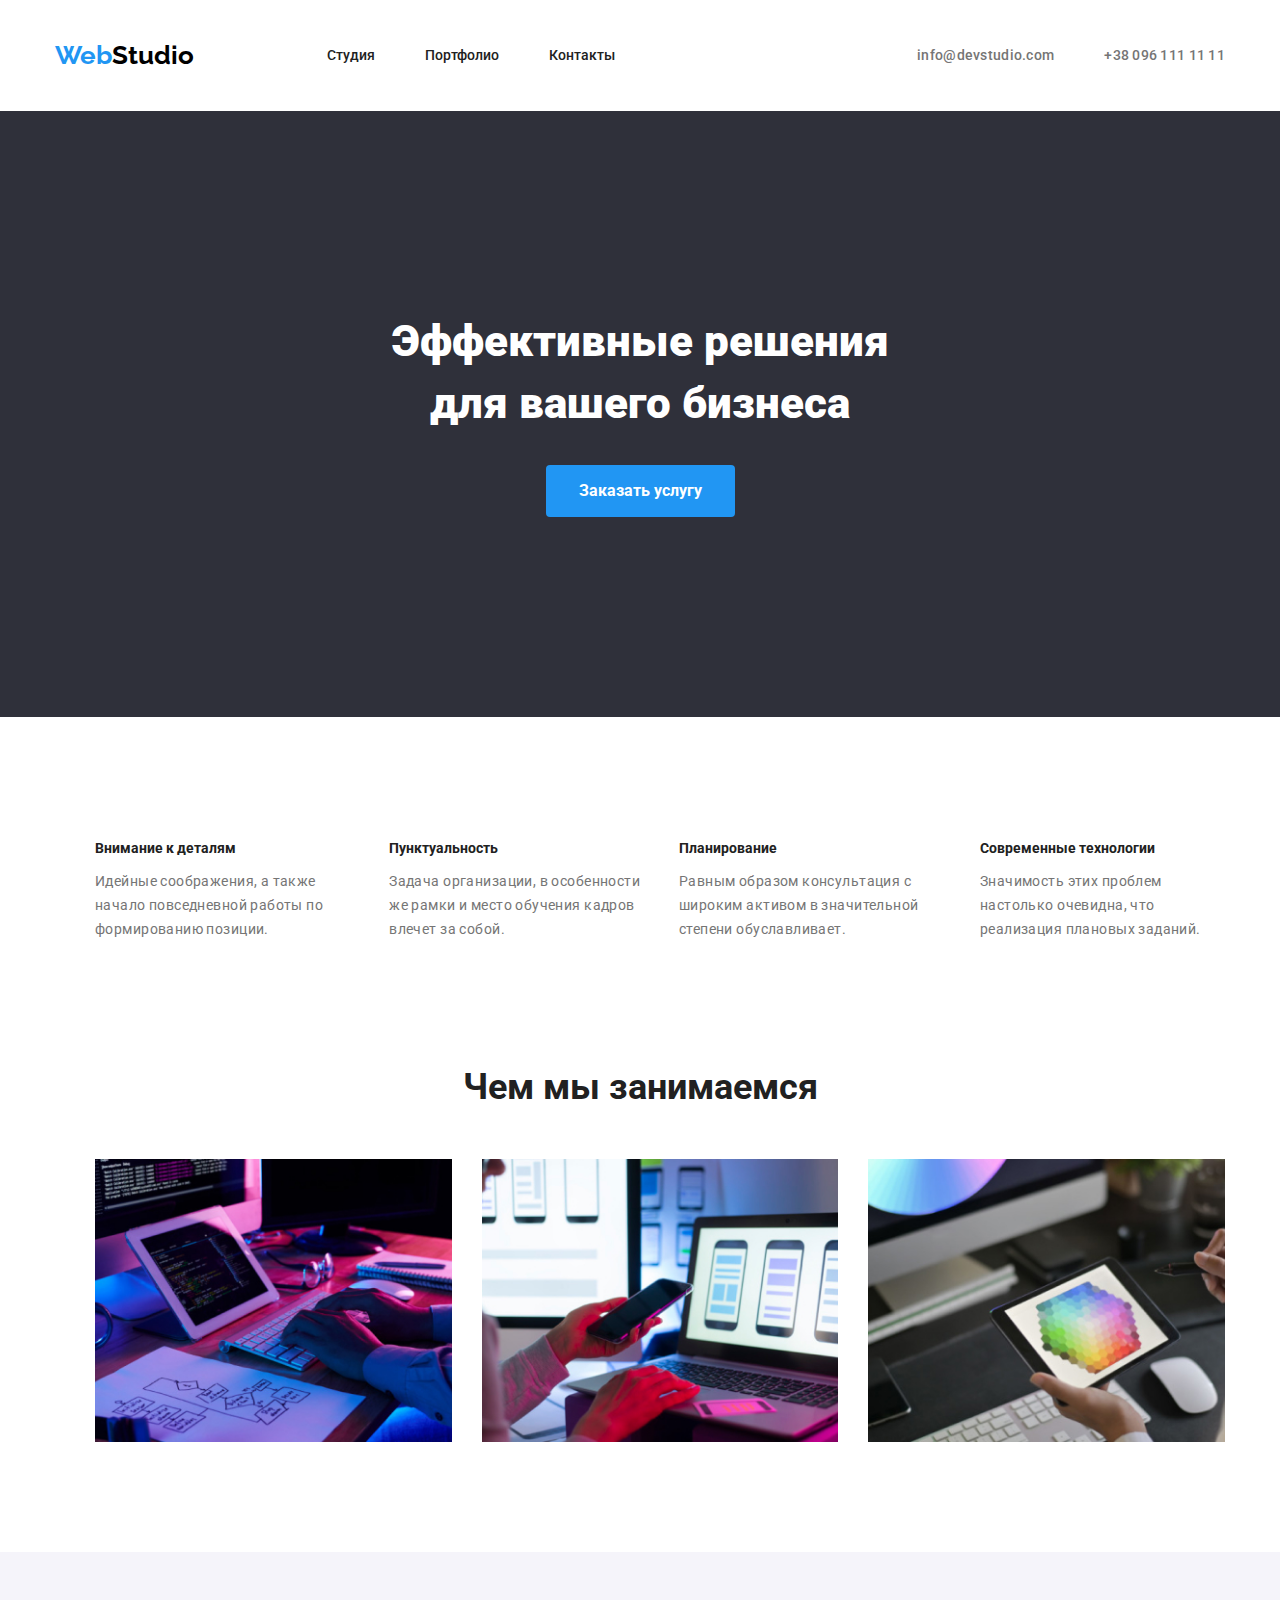
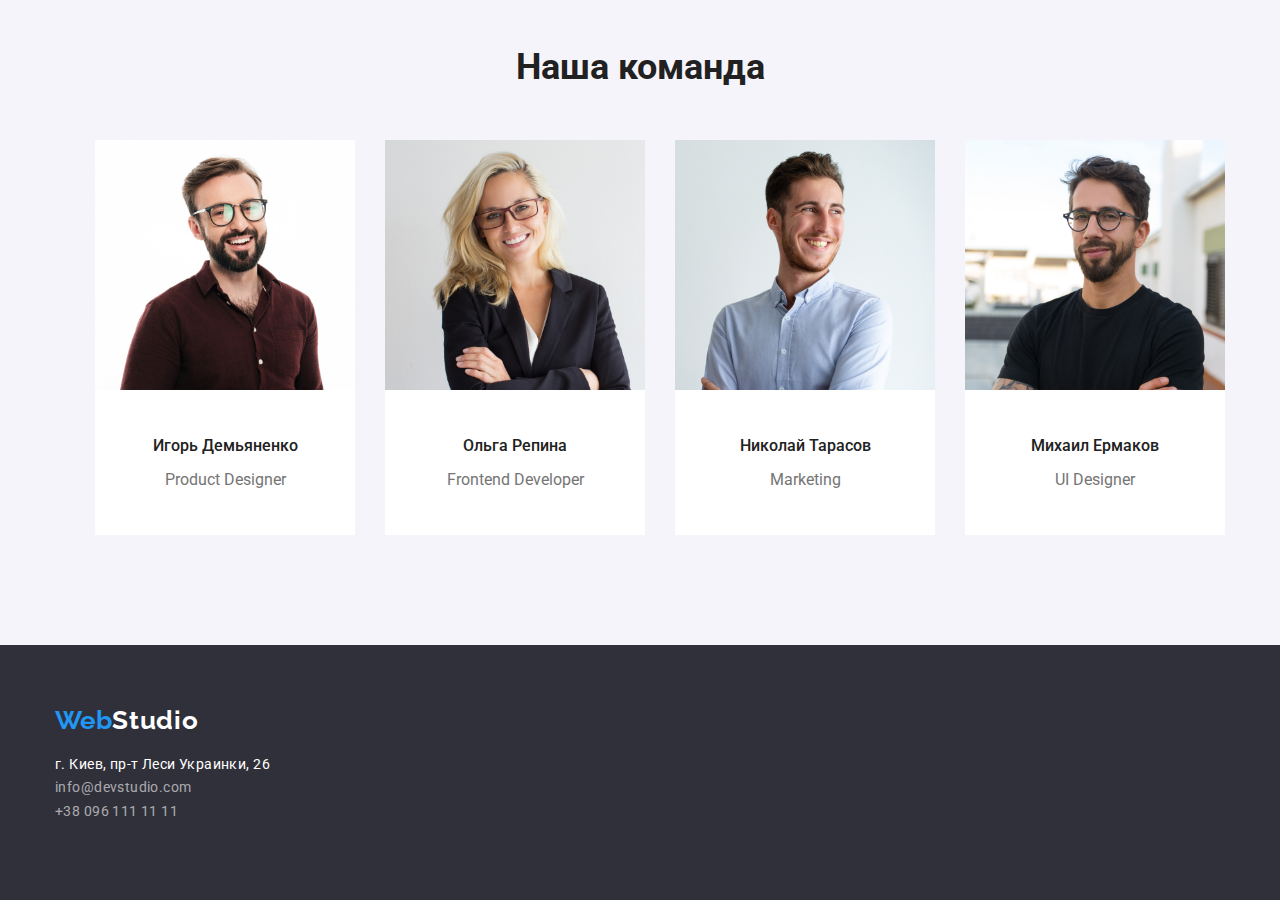
<file: index.html>
<!DOCTYPE html>
<html lang="ru">

<head>
    <meta charset="UTF-8">
    <meta http-equiv="X-UA-Compatible" content="IE=edge">
    <meta name="viewport" content="width=device-width, initial-scale=1.0">
    <title>Cтудия</title>
    <link href="https://fonts.googleapis.com/css2?family=Raleway:wght@700&family=Roboto:wght@400;500;700;900&display=swap" rel="stylesheet">
    <link rel="stylesheet" href="https://cdnjs.cloudflare.com/ajax/libs/modern-normalize/1.1.0/modern-normalize.min.css">
    <link rel="stylesheet" href="./css/styles.css">
</head>

<body class="body">
    <!--header section-->

<header class="header"> 
    <div class="container main-nav">
    <nav class="main-nav">
        <a class="logo" href="./index.html">Web<span class="studio">Studio</span></a> 
        <ul class="site-nav list">
            <li class="item"> <a href="./index.html" class="link curret">Студия</a></li>
            <li class="item"> <a href="./portfolio.html" class="link">Портфолио</a></li>
            <li class="item"> <a href="Контакты" class="link">Контакты</a></li>
        </ul>
    </nav>
        <ul class="auth-nav list">
            <li class="item"><a href="maito:info@devstudio.com" class="link">info@devstudio.com</a></li>
            <li class="item"><a href="tel:+380961111111" class="link">+38 096 111 11 11</a></li>
        </ul>
    </div>
</header>

    <!--main section-->
 
 <main>
        <section class="main-fon">
            <h1 class="main-section">Эффективные решения для вашего бизнеса</h1>
            <button type="button" class="button">Заказать услугу</button>
        </section>
    
        
<section class="section">
    <div class="container">
    <h2 class="hidden">Наши преимущества</h2>
    <Ul class="hidden-list">
        <li class="item">
            <h3 class="section-title">Внимание к деталям</h3>
            <p class="section-text">Идейные соображения, а также начало повседневной работы по формированию позиции.</p>
        </li>                   
        <li class="item">
            <h3 class="section-title">Пунктуальность</h3>
            <p class="section-text">Задача организации, в особенности же рамки и место обучения кадров влечет за собой.</p>
        </li>                 
        <li class="item">
            <h3 class="section-title">Планирование</h3>
            <p class="section-text">Равным образом консультация с широким активом в значительной степени обуславливает.</p>
        </li>             
        <li class="item">
            <h3 class="section-title">Современные технологии</h3>
            <p class="section-text">Значимость этих проблем настолько очевидна, что реализация плановых заданий.</p>
        </li>
    </ul>
</div>
</section>
             
<section class="section dop">
    <div class="container">
    <h2 class="work">Чем мы занимаемся</h2>
    <ul class="feature-list">
        <li class="item"><img src="images/imga.jpg" alt="работа на комп'ютере" 
            width="370"
                height="294"></li>
        <li class="item"><img src="images/imgb.jpg" alt="работа с телефоном" 
            width="370"
                height="294"></li>
        <li class="item"><img src="images/imgc.jpg" alt="работа с планшетом" 
            width="370" 
            height="294"></li>
    </ul>
</div>
</section>
        
<section class="section cont">
    <div class="container">
    <h2 class="work">Наша команда</h2>
    <ul class="work-list">
        <li class="item">
            <img src="images/imgaa.jpg" alt="Игорь Демьяненко"
            width="270"
            height="260">
        <div class="name">
            <h3 class="work-section">Игорь Демьяненко</h3>
            <p>Product Designer</p>
        </div>
        </li>
        <li class="item">
            <img src="images/imgbb.jpg" alt="Ольга Репина"
            width="270"
            height="260">
        <div class="name">
            <h3 class="work-section">Ольга Репина</h3>
            <p>Frontend Developer</p>
        </div>
        </li>
        <li class="item">
            <img src="images/imgcc.jpg" alt="Николай Тарасов"
            width="270"
            height="260">
        <div class="name">   
            <h3 class="work-section">Николай Тарасов</h3>
            <p>Marketing</p>
        </div> 
        </li>
        <li class="item">
            <img src="images/imgdd.jpg" alt="Михаил Ермаков"
            width="270"
            height="260">
        <div class="name">
            <h3 class="work-section">Михаил Ермаков</h3>
            <p>UI Designer</p>
        </div>
        </li>
    </ul>
</div>
</section>
    </main>

    <!--footer section-->
<footer class="footer-sections">
    <div class="container">
    <a class="logo" href="./index.html">Web<span class="studio-text">Studio</span> </a> 
    <address>
        <ul class="footer-section-text list">
            <li class="item"><a href="https://www.google.com.ua/maps/place/%D0%B1%D1%83%D0%BB.+%D0%9B%D0%B5%D1%81%D0%B8+%D0%A3%D0%BA%D1%80%D0%B0%D0%B8%D0%BD%D0%BA%D0%B8,+26,+%D0%9A%D0%B8%D0%B5%D0%B2," class="map"> г. Киев, пр-т Леси Украинки, 26</a></li>
            <li class="item"><a href="maito:info@devstudio.com" class="link">info@devstudio.com</a></li>
            <li class="item"><a href="tel:+380961111111" class="link">+38 096 111 11 11</a></li>
        </ul>
    </address>
</div>
</footer>
</body>
</html>
</file>
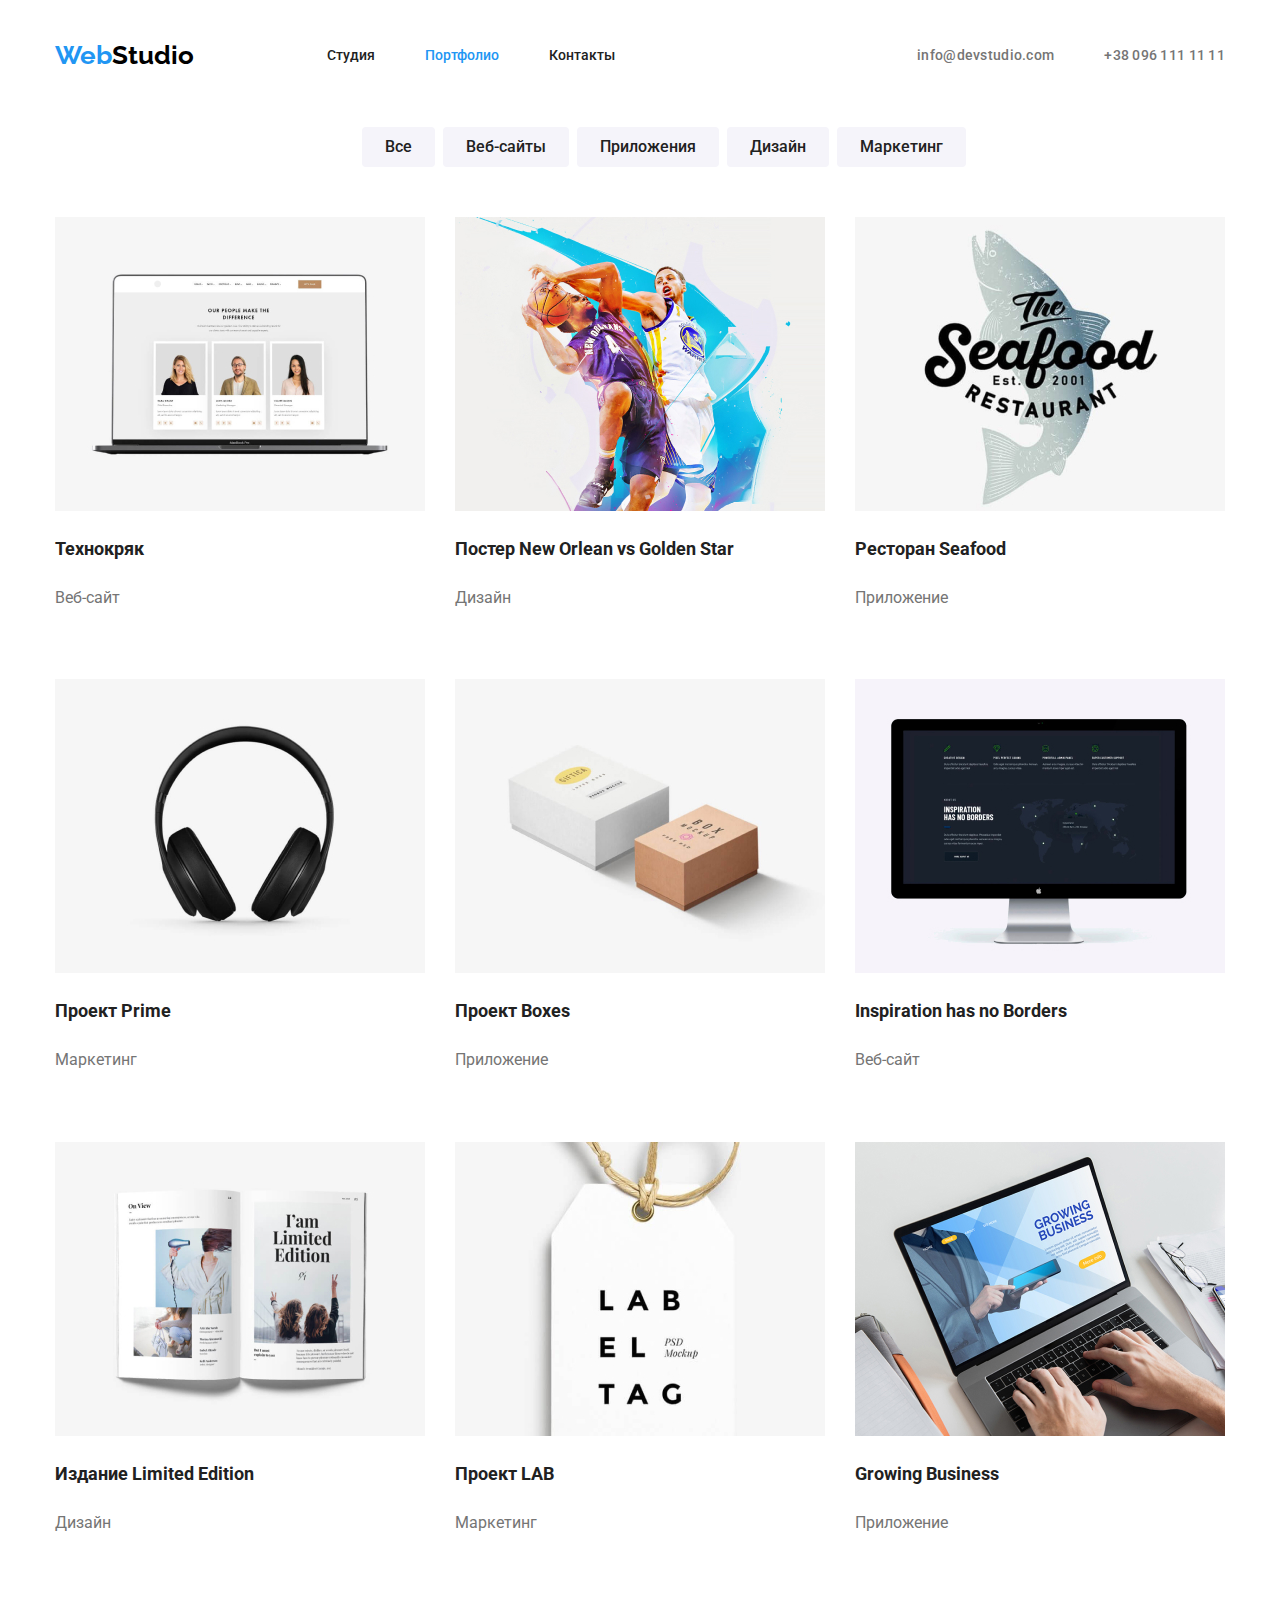
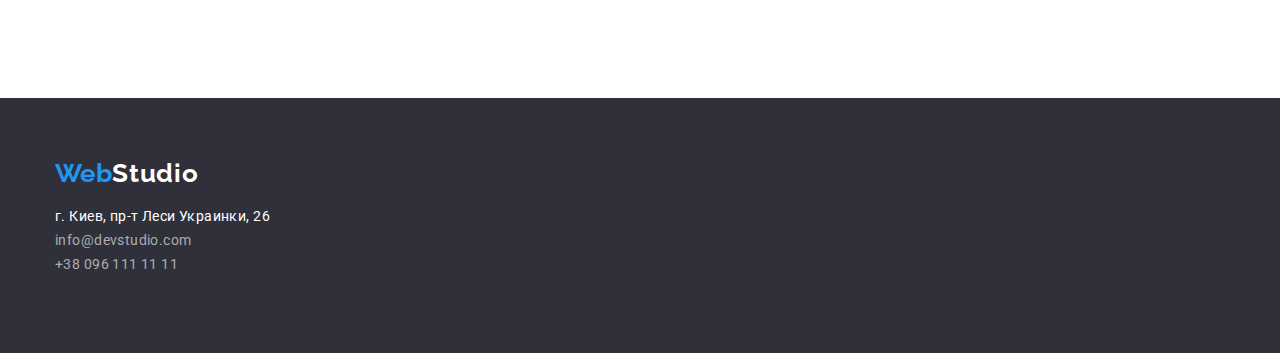
<file: portfolio.html>
<!DOCTYPE html>
<html lang="ru">

<head>
    <meta charset="UTF-8">
    <meta http-equiv="X-UA-Compatible" content="IE=edge">
    <meta name="viewport" content="width=device-width, initial-scale=1.0">
    <title>Cтудия</title>
    <link href="https://fonts.googleapis.com/css2?family=Raleway:wght@700&family=Roboto:wght@400;500;700;900&display=swap" rel="stylesheet">
    <link rel="stylesheet" href="https://cdnjs.cloudflare.com/ajax/libs/modern-normalize/1.1.0/modern-normalize.min.css">
    <link rel="stylesheet" href="./css/styles.css">
</head>

<body class="body">
    <!--header section-->
<header class="header"> 
    <div class="container main-nav">
    <nav class="main-nav">
        <a class="logo" href="./index.html">Web<span class="studio">Studio</span> </a> 
        <ul class="site-nav list">
            <li class="item"> <a href="./index.html" class="link">Студия</a></li>
            <li class="item"> <a href="Портфолио" class="link current">Портфолио</a></li>
            <li class="item"> <a href="Контакты" class="link">Контакты</a></li>
        </ul>
    </nav>
        <ul class="auth-nav list">
            <li class="item"><a href="maito:info@devstudio.com" class="link">info@devstudio.com</a></li>
            <li class="item"><a href="tel:+380961111111" class="link nomer">+38 096 111 11 11</a></li>
        </ul>
    </div>
</header>

<!--Main section-->
<main>

<section class="section dop">
    <div class="container">
    <h1 class="hidden">Портфолио</h1>
    <ul class="portfolio-button">
        <li class="item"><button type="button" class="box">Все</button></li>
        <li class="item"><button type="button" class="box">Веб-сайты</button></li>
        <li class="item"><button type="button" class="box">Приложения</button></li>
        <li class="item"><button type="button" class="box">Дизайн</button></li>
        <li class="item"><button type="button" class="box">Маркетинг</button></li>
    </ul>

    <ul class="flex-container">
       
        <li class="flex-element"> 
            <img src="images/tehno.jpg" alt="Наши люди"> 
        <div class="portfolio-name">
            <h2 class="portfolio-title">Технокряк</h2>
            <p class="portfolio-project">Веб-сайт</p>
        </div>
        </li>
        <li class="flex-element"> 
            <img src="images/orlean.jpg" alt="Постер">
         <div class="portfolio-name">
             <h2 class="portfolio-title">Постер New Orlean vs Golden Star</h2>
             <p class="portfolio-project">Дизайн</p>
        </div>
        </li>
        <li class="flex-element"> 
            <img src="images/restoran.jpg" alt="Ресторан морепродуктов"> 
        <div class="portfolio-name">
            <h2 class="portfolio-title">Ресторан Seafood</h2>
            <p class="portfolio-project">Приложение</p>
        </div>
        </li >
        <li class="flex-element"> 
            <img src="images/prime.jpg" alt="Наушники"> 
        <div class="portfolio-name">
            <h2 class="portfolio-title">Проект Prime</h2>
            <p class="portfolio-project">Маркетинг</p>
        </div>
        </li>
        <li class="flex-element"> 
            <img src="images/boxes.jpg" alt="Проект коробки">
        <div class="portfolio-name">
            <h2 class="portfolio-title">Проект Boxes</h2>
            <p class="portfolio-project">Приложение</p>
        </div> 
        </li>
        <li class="flex-element"> 
            <img src="images/inspiration.jpg" alt="У вдохновения нет границ "> 
        <div class="portfolio-name">
            <h2 class="portfolio-title">Inspiration has no Borders</h2>
            <p class="portfolio-project">Веб-сайт</p>
        </div>
        </li>
        <li class="flex-element"> 
            <img src="images/book.jpg" alt="Издание Ограниченное издание "> 
         <div class="portfolio-name">   
            <h2 class="portfolio-title">Издание Limited Edition</h2>
            <p class="portfolio-project">Дизайн</p>
        </div>
        </li>
        <li class="flex-element"> 
            <img src="images/lab.jpg" alt="Проект"> 
        <div class="portfolio-name">
            <h2 class="portfolio-title">Проект LAB</h2>
            <p class="portfolio-project">Маркетинг</p>
        </div>
        </li>
        <li class="flex-element"> 
            <img src="images/business.jpg" alt="Растущий бизнес ">
         <div class="portfolio-name">   
            <h2 class="portfolio-title">Growing Business</h2>
            <p class="portfolio-project">Приложение</p>
        </div> 
        </li>
    </ul>
</div>
</section>
</main>

    <!--footer section-->
    <footer class="footer-sections">
        <div class="container">
        <a class="logo" href="./index.html">Web<span class="studio-text">Studio</span> </a> 
        <address>
            <ul class="footer-section-text list">
                <li class="item"><a href="https://www.google.com.ua/maps/place/%D0%B1%D1%83%D0%BB.+%D0%9B%D0%B5%D1%81%D0%B8+%D0%A3%D0%BA%D1%80%D0%B0%D0%B8%D0%BD%D0%BA%D0%B8,+26,+%D0%9A%D0%B8%D0%B5%D0%B2," class="map"> г. Киев, пр-т Леси Украинки, 26</a></li>
                <li class="item"><a href="maito:info@devstudio.com" class="link">info@devstudio.com</a></li>
                <li class="item"><a href="tel:+380961111111" class="link">+38 096 111 11 11</a></li>
            </ul>
        </address>
    </div>
    </footer>
</body>
</html>
</file>
<file: css/styles.css>
:root{
  --primary-text-color: #757575;
  --title-text-color: #212121;
  --focus-text-color: #2196f3;
  --brand-text-color: #fff;
  --fon-color: #2F303A;
  --stydio-color: #000;
  --contacts-text-color: rgba(255, 255, 255, 0.6);
  --button-background-color:#F5F4FA;
}
body {
  background-color: var(--brand-text-color);
  color: var(--primary-text-color);
  font-family: Roboto, sans-serif;
}
*{
  list-style: none;
}
.header{
  border-bottom: 1px;
}
.container{
  width: 1200px;
  padding-left: 15px;
  padding-right: 15px;
  margin-left: auto;
  margin-right: auto;
}
/* header section */
.studio{
  color: var(--stydio-color);
}
a { 
  text-decoration: none; 
}
.main-nav{
  display: flex;
  align-items: center;
}
.logo { 
  font-family: Raleway;
  font-weight: 700;
  font-size: 26px;
  line-height: 1.2;
  color: var(--focus-text-color);
}
.site-nav{
  display: flex;
  margin-left: 93px;
}
.site-nav .list{
  padding: 0;
  margin: 0;
  list-style: none;
}
.site-nav .item + .item {
margin-left: 50px; 
}

.site-nav .link {
  display: block;
  padding-top: 32px;
  padding-bottom: 32px; 
  font-weight: 500;
  font-size: 14px;
  line-height: 1.1;
  color: var(--title-text-color);
  text-decoration: none;
}

.site-nav .current {
  color: var(--focus-text-color);
}
.site-nav .link:hover,
.site-nav .link:focus {
  color: var(--focus-text-color);
}

.auth-nav{
 display: flex;
 padding: 0;
 margin: 0;
 list-style: none;
 margin-left: auto;
}
.auth-nav .item + .item{ 
  margin-left: 50px;
}
.auth-nav .link {
  color: var(--primary-text-color);
}
.auth-nav .link:hover,
.auth-nav .link:focus {
  color: var(--focus-text-color);
}
.auth-nav .link{
  display: block;
  padding-top: 32px;
  padding-bottom: 32px; 
  font-weight: 500;
  font-size: 14px;
  line-height: 1.1;
  letter-spacing: 0.02em;
  text-decoration: none;
}

/* Main section */
.main-fon {
  max-width: 1600px;
  background: var(--fon-color);
  text-align: center;
  padding: 200px 0;
  margin-left: auto;
  margin-right: auto;
}
h1,h2,h3 p{
  margin: 0;
}
.section{
  padding: 94px 0;

}

.main-section{
  font-weight: 900;
  width: 500px;
  font-size: 44px;
  line-height: 1.4;
  color: var(--brand-text-color); 
  display: inline-block;
  margin-bottom: 30px;
  text-align: center;
}


.hidden{
  width: 1px;
  height: 1px;
  overflow: hidden;
  opacity: 0;
  margin-top: -1px;
}
/* button */
.button{  
  border-radius: 4px;
  padding: 10px 32px;
  border: 1px solid transparent;
  background-color:  var(--focus-text-color);
  color: var(--brand-text-color);
  font-family: inherit;
  font-weight: 700;
  font-size: 16px;
  line-height: 1.9;
  cursor: pointer;
  text-align: center;
  margin: 0 auto;
  display: block;
 
}

.hidden-list{
  display: flex;
}
.hidden-list{
  background-color: #fff;
}

.hidden-list .item:not(:last-child)  {
  margin-right: 30px;
  padding-left: 0;
  padding-right: 0;
}


.feature-list {
  display: flex;
}
.feature-list .item{
  background-color: #fff;
}

.feature-list .item:not(:last-child)  {
  margin-right: 30px;
  padding-left: 0;
  padding-right: 0;
} 

.work{
  margin-bottom: 50px;
}
.work-list {
  display: flex;
}
.work-list .item{
  background-color: #fff;
}

.work-list .item:not(:last-child)  {
  margin-right: 30px;
  padding-left: 0;
  padding-right: 0;
} 

img{
  display: block;
  max-width: 100%;
  height: auto;
}

.name{
  padding-top: 30px;
  padding-bottom: 30px;
  text-align: center;
}

.section-title {
  font-weight: 700;
  font-size: 14px;
  line-height: 1.1;
  color: var(--title-text-color);
  
}

.cont{
  background-color: #F5F4FA;
}

.section-text{
  font-size: 14px;
  line-height: 1.7;
  letter-spacing: 0.03em;
  color: var(--primary-text-color);
  text-transform:inherit ;
  }

.dop{
  padding-top: 0;
}
.work {
  font-weight: 700;
  font-size: 36px;
  line-height: 1.2;
  color: var(--title-text-color);
  margin-bottom: 50px;
  align-items: center;
  text-align: center;
}

.work-section {
  font-weight: 500;
  font-size: 16px;
  line-height: 1.2;
  color: var(--title-text-color);
  margin-bottom: 10px;
}

/* Footer */
.footer-sections{
  padding-left: 0;
padding-top: 60px;
padding-bottom: 60px;
background: var(--fon-color);
  }
 
  .footer-section-text{
    padding-left: 0;
  }

 .studio-text{
  color: var(--brand-text-color);
  font-family: Raleway;
  font-weight: 700;
  font-size: 26px;
  line-height: 1.2;
  letter-spacing: 0.03em;
 }

 .footer-section-text .link{
  color: var(--contacts-text-color);
  font-style: normal;
  font-size: 14px;
  line-height: 1.7;
  letter-spacing: 0.03em;
 }

 .footer-section-text .link:hover,
 .footer-section-text .link:focus{
   color: var(--focus-text-color);
 }
 .footer-section-text .map:hover,
 .footer-section-text .map:focus{
  color: var(--focus-text-color);
 }
 .map{
  font-style: normal;
  font-size: 14px;
  line-height: 1.7;
  letter-spacing: 0.03em;
  color: var(--brand-text-color);
 }


/* Portfolio */

.portfolio-button{
  display: flex;
 justify-content: center;
 margin-bottom: 50px;
}

.portfolio-button .box {
  
  border-radius: 4px;
  padding: 6px 22px;
  font-family: inherit;
  background: var(--button-background-color);
  color: var(--title-text-color);
  font-weight: 500;
  font-size: 16px;
  line-height: 1.6;
  cursor: pointer;
  text-align: center;
  border: 1px solid transparent;
  margin-left: 8px;
  
}


.portfolio-button .box:hover,
.portfolio-button .box:focus {
  background-color: var(--focus-text-color);
  color: var(--brand-text-color);
}



.flex-container{
  display: flex;
  flex-wrap: wrap;
  padding: 0;
  margin: 0;
  list-style: none;
}

.flex-element{
  margin-right: 30px;
  margin-bottom: 30px;
}


.flex-element:nth-child(3n){
  margin-right: 0;
}

.portfolio-title{
  font-weight: 700;
  font-size: 18px;
  line-height: 2;
  color: var(--title-text-color);
}
.portfolio-project{
  font-size: 16px;
  line-height: 1.9;
  color: var(--primary-text-color);
  
}
.portfolio-name{
  padding-top: 20px;
  padding-bottom: 20px;
}
</file>
